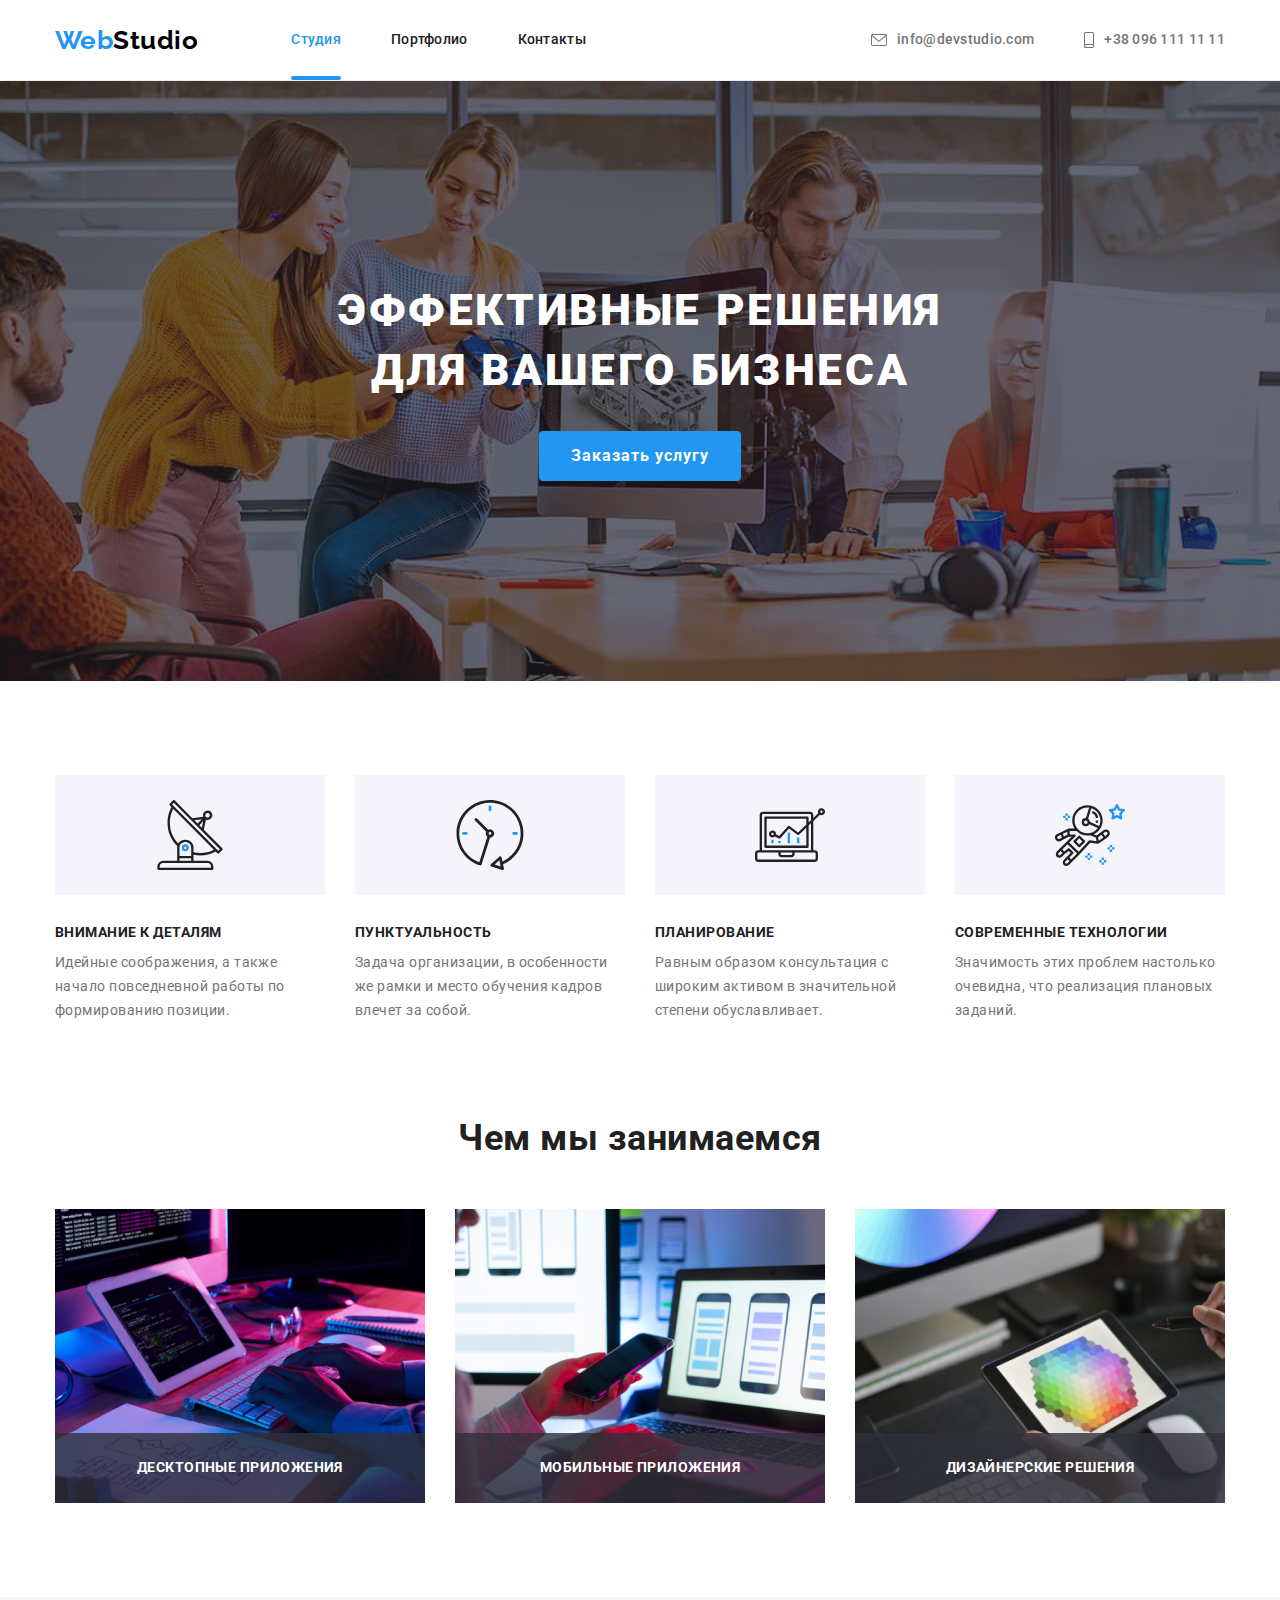
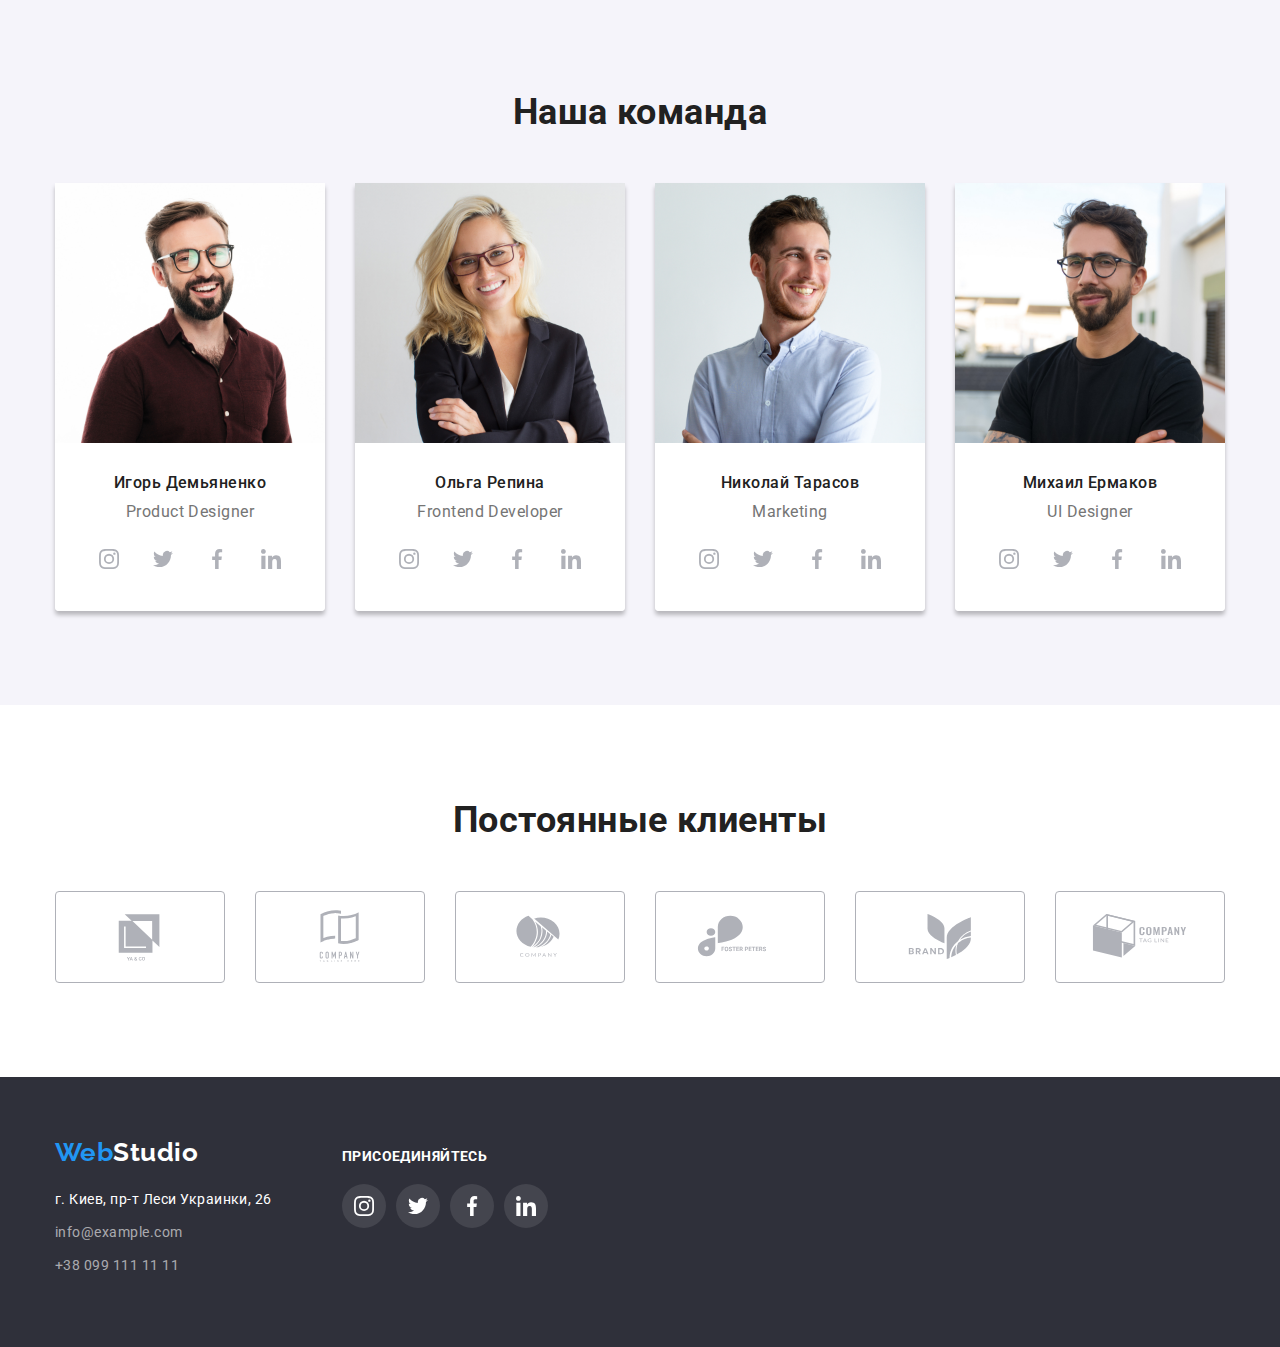
<file: index.html>
<!DOCTYPE html>
<html lang="en">

<head>
    <meta charset="UTF-8">
    <meta http-equiv="X-UA-Compatible" content="IE=edge">
    <meta name="viewport" content="width=device-width, initial-scale=1.0">
    <title>Студия</title>    
    <link href="https://fonts.googleapis.com/css2?family=Raleway:wght@700&family=Roboto:wght@400;500;700;900&display=swap"
        rel="stylesheet">
    <link rel="stylesheet" href="https://cdnjs.cloudflare.com/ajax/libs/modern-normalize/1.1.0/modern-normalize.min.css">
    <link rel="stylesheet" href="./css/styles.css">
</head>

<body>
    <!--Шапка-->
    <header class="header">
        <div class="container header-container">
            <nav class="nav-flex" >
            <a href="/" class="logo "><span class="logo-accent">Web</span>Studio</a>
             <ul class="site-nav list ">
                    <li class="item"><a href="./index.html" class="link current">Студия</a></li>
                    <li class="item"><a href="./portfolio.html" class="link">Портфолио</a></li>
                    <li class="item"><a href="" class="link">Контакты</a></li>
            </ul>
            </nav>
             <ul class="contacts list ">
                <li class="item"><a href="mailto:info@devstudio.com" class="link mail">
                    <svg class="envelope" width="16px" height="12px" >
                        <use href="./images/icons.svg#icon-envelope"></use>>
                    </svg>
                   <span>info@devstudio.com</span></a></li>
                <li class="item"><a href="tel:+380961111111" class="link tel">
                    <svg class="smartphone" width="10px" height="16px">
                        <use href="./images/icons.svg#icon-smartphone"></use>>
                    </svg>
                   <span>+38 096 111 11 11</span></a></li>
            </ul>
        </div>        
    </header>
    <main>
        <!--Герой-->
        <section class="hero overlay">
            <div class="container">
                <h1 class="hero-title">Эффективные решения<br> для вашего бизнеса</h1>
                <button type="button" class="button" data-modal-open>Заказать услугу</button>
            </div>            
        </section>
        <!--Преимущества-->
        <section class="section advantages-section">
            <div class="container">
                <h2 class="section-title visually-hidden">Преимущества</h2>
                <ul class="advantages list">
                    <li class="item">
                        <div class="box-advantages">
                            <svg  width="70px" height="70px">
                                <use href="./images/icons.svg#icon-antenna"></use>
                            </svg>
                        </div>                        
                        <h3 class="title">Внимание к деталям</h3>
                        <p class="text">Идейные соображения, а также начало повседневной работы по формированию позиции.</p>
                    </li>
                    <li class="item">
                        <div class="box-advantages">
                            <svg width="70px" height="70px">
                                <use href="./images/icons.svg#icon-clock"></use>
                            </svg>
                        </div>
                        <h3 class="title">Пунктуальность</h3>
                        <p class="text">Задача организации, в особенности же рамки и место обучения кадров влечет за собой.</p>
                    </li>
                    <li class="item">
                        <div class="box-advantages">
                            <svg width="70px" height="70px">
                                <use href="./images/icons.svg#icon-diagram"></use>
                            </svg>
                        </div>
                        <h3 class="title">Планирование</h3>
                        <p class="text">Равным образом консультация с широким активом в значительной степени обуславливает.</p>
                    </li>
                    <li class="item">
                        <div class="box-advantages">
                            <svg width="70px" height="70px">
                                <use href="./images/icons.svg#icon-astronaut"></use>
                            </svg>
                        </div>
                        <h3 class="title">Современные технологии</h3>
                        <p class="text">Значимость этих проблем настолько очевидна, что реализация плановых заданий.</p>
                    </li>
                </ul>
            </div>            
        </section>
        <!--Чем мы занимаемся-->
        <section class="section">
            <div class="container">
                <h2 class=" section-title">Чем мы занимаемся</h2>
                <ul class="whatwedo list">
                    <li class="item">
                        <div class="whatwedo-thumb">
                            <img src="./images/development.jpg" alt="Разработка" width="370" height="294">
                            <h3 class="whatwedo-text">Десктопные приложения</h3>
                        </div>                        
                    </li>
                    <li class="item">
                        <div class="whatwedo-thumb">
                            <img src="./images/optimization.jpg" alt="Оптимизация" width="370" height="294">
                            <h3 class="whatwedo-text">Мобильные приложения</h3>
                        </div>                        
                    </li>
                    <li class="item">
                        <div class="whatwedo-thumb">
                            <img src="./images/design.jpg" alt="Дизайн" width="370" height="294">
                            <h3 class="whatwedo-text">Дизайнерские решения</h3>
                        </div>                        
                    </li>
                </ul>
            </div>            
        </section>
        <!--Наша команда-->
        <section class="section ourteam">
            <div class="container">
                <h2 class="section-title">Наша команда</h2>
                <ul class="team list">
                    <li class="item">
                        <img class="image" src="./images/productdesigner.jpg" alt="Игорь Демьяненко" width="270" height="260">
                        <div class="team-description">
                            <h3 class="team-title">Игорь Демьяненко</h3>
                            <p class="text">Product Designer</p>
                            <ul class="team-tumb list">
                                <li class="icon">
                                    <a href="" class="social">
                                        <svg class="instagram" width="20px" height="20px">
                                            <use href="./images/icons.svg#icon-instagram"></use>
                                        </svg>
                                    </a>                                    
                                </li>
                                <li class="icon">
                                    <a href="" class="social">
                                        <svg class="twitter" width="20px" height="20px">
                                            <use href="./images/icons.svg#icon-twitter"></use>
                                        </svg>
                                    </a>
                                </li>
                                <li class="icon">
                                    <a href="" class="social">
                                        <svg class="facebook" width="20px" height="20px">
                                            <use href="./images/icons.svg#icon-facebook"></use>
                                        </svg>
                                    </a>
                                </li>
                                <li class="icon">
                                    <a href="" class="social">
                                        <svg class="linkedin" width="20px" height="20px">
                                            <use href="./images/icons.svg#icon-linkedin"></use>
                                        </svg>
                                    </a>
                                </li>
                            </ul>
                        </div>                        
                    </li>
                    <li class="item">
                        <img class="image" src="./images/frontenddeveloper.jpg" alt="Ольга Репина" width="270" height="260">
                        <div class="team-description">
                            <h3 class="team-title">Ольга Репина</h3>
                            <p class="text">Frontend Developer</p>
                            <ul class="team-tumb list">
                                <li class="icon">
                                    <a href="" class="social">
                                        <svg class="instagram" width="20px" height="20px">
                                            <use href="./images/icons.svg#icon-instagram"></use>
                                        </svg>
                                    </a>
                                </li>
                                <li class="icon">
                                    <a href="" class="social">
                                        <svg class="twitter" width="20px" height="20px">
                                            <use href="./images/icons.svg#icon-twitter"></use>
                                        </svg>
                                    </a>
                                </li>
                                <li class="icon">
                                    <a href="" class="social">
                                        <svg class="facebook" width="20px" height="20px">
                                            <use href="./images/icons.svg#icon-facebook"></use>
                                        </svg>
                                    </a>
                                </li>
                                <li class="icon">
                                    <a href="" class="social">
                                        <svg class="linkedin" width="20px" height="20px">
                                            <use href="./images/icons.svg#icon-linkedin"></use>
                                        </svg>
                                    </a>
                                </li>
                            </ul>
                        </div>                        
                    </li>
                    <li class="item">
                        <img class="image" src="./images/marketing.jpg" alt="Николай Тарасов" width="270" height="260">
                        <div class="team-description">
                            <h3 class="team-title">Николай Тарасов</h3>
                            <p class="text">Marketing</p>
                            <ul class="team-tumb list">
                                <li class="icon">
                                    <a href="" class="social">
                                        <svg class="instagram" width="20px" height="20px">
                                            <use href="./images/icons.svg#icon-instagram"></use>
                                        </svg>
                                    </a>
                                </li>
                                <li class="icon">
                                    <a href="" class="social">
                                        <svg class="twitter" width="20px" height="20px">
                                            <use href="./images/icons.svg#icon-twitter"></use>
                                        </svg>
                                    </a>
                                </li>
                                <li class="icon">
                                    <a href="" class="social">
                                        <svg class="facebook" width="20px" height="20px">
                                            <use href="./images/icons.svg#icon-facebook"></use>
                                        </svg>
                                    </a>
                                </li>
                                <li class="icon">
                                    <a href="" class="social">
                                        <svg class="linkedin" width="20px" height="20px">
                                            <use href="./images/icons.svg#icon-linkedin"></use>
                                        </svg>
                                    </a>
                                </li>
                            </ul>
                        </div>                        
                    </li>
                    <li class="item">
                        <img class="image" src="./images/uidesigner.jpg" alt="Михаил Ермаков" width="270" height="260">
                        <div class="team-description">
                            <h3 class="team-title">Михаил Ермаков</h3>
                            <p class="text">UI Designer</p>
                            <ul class="team-tumb list">
                                <li class="icon">
                                    <a href="" class="social">
                                        <svg class="instagram" width="20px" height="20px">
                                            <use href="./images/icons.svg#icon-instagram"></use>
                                        </svg>
                                    </a>
                                </li>
                                <li class="icon">
                                    <a href="" class="social">
                                        <svg class="twitter" width="20px" height="20px">
                                            <use href="./images/icons.svg#icon-twitter"></use>
                                        </svg>
                                    </a>
                                </li>
                                <li class="icon">
                                    <a href="" class="social">
                                        <svg class="facebook" width="20px" height="20px">
                                            <use href="./images/icons.svg#icon-facebook"></use>
                                        </svg>
                                    </a>
                                </li>
                                <li class="icon">
                                    <a href="" class="social">
                                        <svg class="linkedin" width="20px" height="20px">
                                            <use href="./images/icons.svg#icon-linkedin"></use>
                                        </svg>
                                    </a>
                                </li>
                            </ul>
                        </div>                        
                    </li>
                </ul>
            </div>            
        </section>
        <!--Постоянные клиенты-->
        <section class="section">
            <div class="container">
                <h2 class="section-title">Постоянные клиенты</h2>
                <ul class="clients list">
                    <li class="item"><a href="">
                        <svg class="yaco" width="106px" height="60px">
                            <use href="./images/icons.svg#icon-yaco"></use>
                        </svg>
                    </a></li>
                    <li class="item"><a href="">
                            <svg class="here" width="106px" height="60px">
                                <use href="./images/icons.svg#icon-here"></use>
                            </svg>
                        </a></li>
                    <li class="item"><a href="">
                            <svg class="company" width="106px" height="60px">
                                <use href="./images/icons.svg#icon-company"></use>
                            </svg>
                        </a></li>
                    <li class="item"><a href="">
                            <svg class="foster" width="106px" height="60px">
                                <use href="./images/icons.svg#icon-foster"></use>
                            </svg>
                        </a></li>
                    <li class="item"><a href="">
                            <svg class="brand" width="106px" height="60px">
                                <use href="./images/icons.svg#icon-brand"></use>
                            </svg>
                        </a></li>
                    <li class="item"><a href="">
                            <svg class="tagline" width="106px" height="60px">
                                <use href="./images/icons.svg#icon-tagline"></use>
                            </svg>
                        </a></li>
                </ul>
            </div>            
        </section>        
    </main>
    <!--Подвал-->
    <footer class="footer">
        <div class="container">
            <div class="footer-box">
                <a href="/" class="footer-logo"><span class="logo-accent">Web</span>Studio</a>
                <address>
                    <ul class="footer-address list">
                        <li><a href="" class="link">г. Киев, пр-т Леси Украинки, 26</a></li>
                        <li><a href="mailto:info@example.com" class="contacts-link">info@example.com</a></li>
                        <li><a href="tel:+380991111111" class="contacts-link">+38 099 111 11 11</a></li>
                    </ul>
                </address>
            </div>            
            <div class="invite">
                <h2 class="invite-title">присоединяйтесь</h2>
                <ul class="team-tumb list">
                    <li class="icon">
                        <a href="" class="social">
                            <svg class="instagram" width="20px" height="20px">
                                <use href="./images/icons.svg#icon-instagram"></use>
                            </svg>
                        </a>
                    </li>
                    <li class="icon">
                        <a href="" class="social">
                            <svg class="twitter" width="20px" height="20px">
                                <use href="./images/icons.svg#icon-twitter"></use>
                            </svg>
                        </a>
                    </li>
                    <li class="icon">
                        <a href="" class="social">
                            <svg class="facebook" width="20px" height="20px">
                                <use href="./images/icons.svg#icon-facebook"></use>
                            </svg>
                        </a>
                    </li>
                    <li class="icon">
                        <a href="" class="social">
                            <svg class="linkedin" width="20px" height="20px">
                                <use href="./images/icons.svg#icon-linkedin"></use>
                            </svg>
                        </a>
                    </li>
                </ul>
            </div>            
        </div>        
    </footer>
    <div class="backdrop is-hidden" data-modal>
        <div class="modal">
            <button class="modal-button" data-modal-close>&#10006;</button>
        </div>
    </div>
    <script src="./js/modal.js"></script>
</body>

</html>
</file>
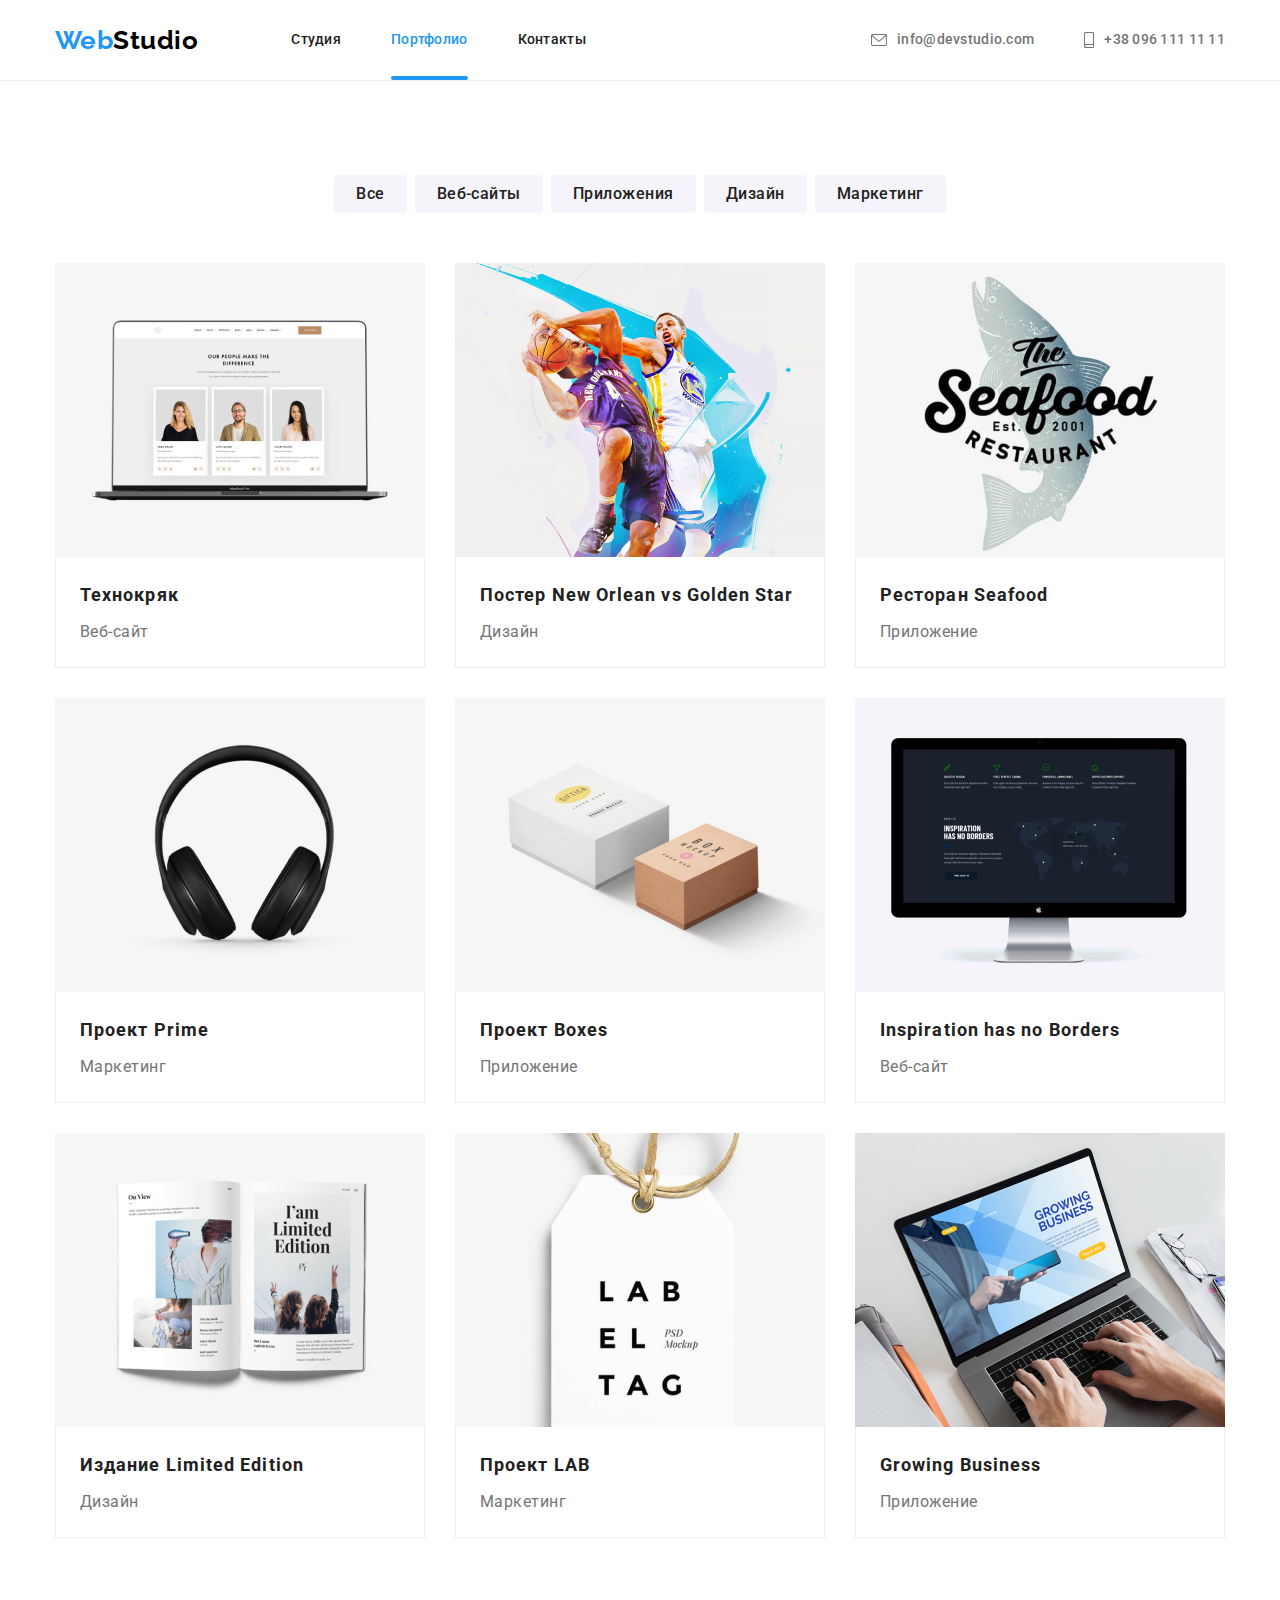
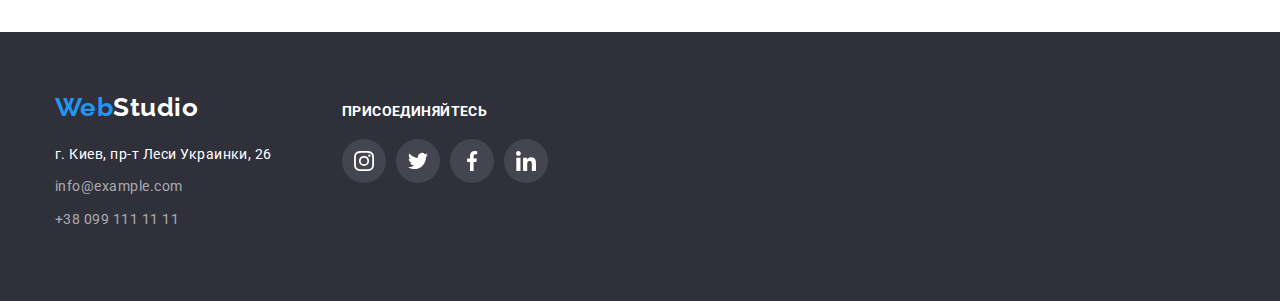
<file: portfolio.html>
<!DOCTYPE html>
<html lang="en">

<head>
    <meta charset="UTF-8">
    <meta http-equiv="X-UA-Compatible" content="IE=edge">
    <meta name="viewport" content="width=device-width, initial-scale=1.0">
    <title>Портфолио</title>
    <link href="https://fonts.googleapis.com/css2?family=Raleway:wght@700&family=Roboto:wght@400;500;700;900&display=swap"
        rel="stylesheet">
    <link rel="stylesheet" href="https://cdnjs.cloudflare.com/ajax/libs/modern-normalize/1.1.0/modern-normalize.min.css">
    <link rel="stylesheet" href="./css/styles.css">
</head>

<body>
    <!--Шапка-->
    <header class="header">
        <div class="container header-container">  
            <nav class="nav-flex">
                <a href="/" class="logo"><span class="logo-accent">Web</span>Studio</a>
                <ul class="site-nav list">
                    <li class="item"><a href="./index.html" class="link ">Студия</a></li>
                    <li class="item"><a href="./portfolio.html" class="link current">Портфолио</a></li>
                    <li class="item"><a href="" class="link">Контакты</a></li>
                </ul> 
            </nav>               
            <ul class="contacts list ">
                <li class="item"><a href="mailto:info@devstudio.com" class="link mail">
                        <svg class="envelope" width="16px" height="12px">
                            <use href="./images/icons.svg#icon-envelope"></use>>
                        </svg>
                        <span>info@devstudio.com</span></a></li>
                <li class="item"><a href="tel:+380961111111" class="link tel">
                        <svg class="smartphone" width="10px" height="16px">
                            <use href="./images/icons.svg#icon-smartphone"></use>>
                        </svg>
                        <span>+38 096 111 11 11</span></a></li>
            </ul>
        </div>        
    </header>
    <main>
        <!--Фильтр-->
        <section class="section">
            <div class="container">
                <h1 class="section-title visually-hidden">Примеры работ</h1>
                <ul class="filter list">
                    <li class="item"><button type="button" class="button">Все</button></li>
                    <li class="item"><button type="button" class="button">Веб-сайты</button></li>
                    <li class="item"><button type="button" class="button">Приложения</button></li>
                    <li class="item"><button type="button" class="button">Дизайн</button></li>
                    <li class="item"><button type="button" class="button">Маркетинг</button></li>
                </ul>
                <!--Работы-->
                <ul class="portfolio list">
                    <li class="item">
                        <a href="" class="card-hover link ">
                            <div class="card-thumb">
                                <img class="card-img" src="./images/technokryak.jpg" alt="Технокряк" width="370" height="294">
                                <div class="card-overlay">
                                    <p class="card-text">Технокряк это современная площадка распространения коронавируса. Компании используют эту платформу
                                        для цифрового
                                        шпионажа и атак на защищённые сервера конкурентов.
                                    </p>
                                </div>                                
                            </div>                            
                            <div class="card-border">
                                <h2 class="title">Технокряк</h2>
                                <p class="text">Веб-сайт</p>
                            </div>
                        </a>
                    </li>
                    <li class="item">
                        <a href="" class="card-hover link">
                            <div class="card-thumb">
                                <img class="card-img" src="./images/neworleanvsgoldenstarposter.jpg" alt="Постер New Orlean vs Golden Star" width="370"
                                    height="294">
                                <div class="card-overlay">
                                <p class="card-text">Технокряк это современная площадка распространения коронавируса. Компании используют эту платформу
                                    для цифрового
                                    шпионажа и атак на защищённые сервера конкурентов.
                                </p>
                                </div>
                            </div>                            
                            <div class="card-border">
                                <h2 class="title">Постер New Orlean vs Golden Star</h2>
                                <p class="text">Дизайн</p>
                            </div>
                        </a>
                    </li>
                    <li class="item">
                        <a href="" class="card-hover link">
                            <div class="card-thumb">
                                <img class="card-img" src="./images/seafoodrestaurant.jpg" alt="Ресторан Seafood" width="370" height="294">
                                <div class="card-overlay">
                                    <p class="card-text">Технокряк это современная площадка распространения коронавируса. Компании используют эту платформу
                                        для цифрового
                                        шпионажа и атак на защищённые сервера конкурентов.
                                    </p>
                                </div>                                
                            </div>                            
                            <div class="card-border">
                                <h2 class="title">Ресторан Seafood</h2>
                                <p class="text">Приложение</p>
                            </div>
                        </a>
                    </li>
                    <li class="item">
                        <a href="" class="card-hover link">
                            <div class="card-thumb">
                                <img class="card-img" src="./images/primeproject.jpg" alt="Проект Prime" width="370" height="294">
                                <div class="card-overlay">
                                    <p class="card-text">Технокряк это современная площадка распространения коронавируса. Компании используют эту платформу
                                    для цифрового
                                    шпионажа и атак на защищённые сервера конкурентов.
                                </p>
                            </div>                                
                            </div>                            
                            <div class="card-border">
                                <h2 class="title">Проект Prime</h2>
                                <p class="text">Маркетинг</p>
                            </div>
                        </a>
                    </li>
                    <li class="item">
                        <a href="" class="card-hover link">
                            <div class="card-thumb">
                                <img class="card-img" src="./images/boxesproject.jpg" alt="Проект Boxes" width="370" height="294">
                                <div class="card-overlay">
                                    <p class="card-text">Технокряк это современная площадка распространения коронавируса. Компании используют эту платформу
                                        для цифрового
                                        шпионажа и атак на защищённые сервера конкурентов.
                                    </p>
                                </div>                                
                            </div>                            
                            <div class="card-border">
                                <h2 class="title">Проект Boxes</h2>
                                <p class="text">Приложение</p>
                            </div>
                        </a>
                    </li>
                    <li class="item">
                        <a href="" class="card-hover link">
                            <div class="card-thumb">
                                <img class="card-img" src="./images/inspirationhasnoborders.jpg" alt="Inspiration has no Borders" width="370"
                                    height="294">
                                    <div class="card-overlay">
                                        <p class="card-text">Технокряк это современная площадка распространения коронавируса. Компании используют эту платформу
                                            для цифрового
                                            шпионажа и атак на защищённые сервера конкурентов.
                                        </p>
                                    </div>                                
                            </div>                            
                            <div class="card-border">
                                <h2 class="title">Inspiration has no Borders</h2>
                                <p class="text">Веб-сайт</p>
                            </div>
                        </a>
                    </li>
                    <li class="item">
                        <a href="" class="card-hover link">
                            <div class="card-thumb">
                                <img class="card-img" src="./images/limitededition.jpg" alt="Издание Limited Edition" width="370" height="294">
                                <div class="card-overlay">
                                    <p class="card-text">Технокряк это современная площадка распространения коронавируса. Компании используют эту платформу
                                        для цифрового
                                        шпионажа и атак на защищённые сервера конкурентов.
                                    </p>
                                </div>                                
                            </div>                            
                            <div class="card-border">
                                <h2 class="title">Издание Limited Edition</h2>
                                <p class="text">Дизайн</p>
                            </div>
                        </a>
                    </li>
                    <li class="item">
                        <a href="" class="card-hover link">
                            <div class="card-thumb">
                                <img class="card-img" src="./images/labproject.jpg" alt="Проект LAB" width="370" height="294">
                                <div class="card-overlay">
                                    <p class="card-text">Технокряк это современная площадка распространения коронавируса. Компании используют эту платформу
                                        для цифрового
                                        шпионажа и атак на защищённые сервера конкурентов.
                                    </p>
                                </div>                                
                            </div>                            
                            <div class="card-border">
                                <h2 class="title">Проект LAB</h2>
                                <p class="text">Маркетинг</p>
                            </div>
                        </a>
                    </li>
                    <li class="item">
                        <a href="" class="card-hover link">
                            <div class="card-thumb">
                                <img class="card-img" src="./images/growingbusiness.jpg" alt="Growing Business" width="370" height="294">
                                <div class="card-overlay">
                                    <p class="card-text">Технокряк это современная площадка распространения коронавируса. Компании используют эту платформу
                                        для цифрового
                                        шпионажа и атак на защищённые сервера конкурентов.
                                    </p>
                                </div>                                
                            </div>                            
                            <div class="card-border">
                                <h2 class="title">Growing Business</h2>
                                <p class="text">Приложение</p>
                            </div>
                        </a>
                    </li>
                </ul>
            </div>            
        </section>
    </main>
    <footer class="footer">
        <div class="container">
            <div class="footer-box">
                <a href="/" class="footer-logo"><span class="logo-accent">Web</span>Studio</a>
                <address>
                    <ul class="footer-address list">
                        <li><a href="" class="link">г. Киев, пр-т Леси Украинки, 26</a></li>
                        <li><a href="mailto:info@example.com" class="contacts-link">info@example.com</a></li>
                        <li><a href="tel:+380991111111" class="contacts-link">+38 099 111 11 11</a></li>
                    </ul>
                </address>
            </div>
            <div class="invite">
                <h2 class="invite-title">присоединяйтесь</h2>
                <ul class="team-tumb list">
                    <li class="icon">
                        <a href="" class="social">
                            <svg class="instagram" width="20px" height="20px">
                                <use href="./images/icons.svg#icon-instagram"></use>
                            </svg>
                        </a>
                    </li>
                    <li class="icon">
                        <a href="" class="social">
                            <svg class="twitter" width="20px" height="20px">
                                <use href="./images/icons.svg#icon-twitter"></use>
                            </svg>
                        </a>
                    </li>
                    <li class="icon">
                        <a href="" class="social">
                            <svg class="facebook" width="20px" height="20px">
                                <use href="./images/icons.svg#icon-facebook"></use>
                            </svg>
                        </a>
                    </li>
                    <li class="icon">
                        <a href="" class="social">
                            <svg class="linkedin" width="20px" height="20px">
                                <use href="./images/icons.svg#icon-linkedin"></use>
                            </svg>
                        </a>
                    </li>
                </ul>
            </div>
        </div>
    </footer>
</body>

</html>
</file>
<file: css/styles.css>
body {
  background-color: var(--primery-white-color);
  color: var(--primery-text-color);
  font-family: Roboto, sans-serif;
  letter-spacing: 0.03em;
}

:root {
  --primery-text-color: #757575;
  --heading-text-color: #212121;
  --accent-color: #2196f3;
  --primery-white-color: #ffffff;
  --icon-color: #AFB1B8;
}
h1, h2, h3, h4, h5, h6, p{
  margin: 0;
}
img{
  display: block;
  max-width: 100%;
}

/*Спрятать заголовки*/
.visually-hidden {
  position: absolute;
  clip: rect(0 0 0 0);
  width: 1px;
  height: 1px;
  margin: -1px;
}

.list {
  list-style: none;
  padding: 0;
  margin: 0;
}

.container {
  width: 1200px;
  padding: 0 15px;
  margin: 0 auto;
}
/*Шапка*/
.header{
 border-bottom: 1px solid #ECECEC;
}
.header-container {
  display: flex;
  align-items: center; 
}
.nav-flex {
  display: flex;
  align-items: center;
}
.logo {
  color: #000000;
  font-family: Raleway, sans-serif;
  font-weight: 700;
  font-size: 26px;
  line-height: 1.19;
  text-decoration: none;
}
.logo-accent {
  color: var(--accent-color);
}
.site-nav {
  display: flex;
  margin-left: 93px;
}
.site-nav .item + .item {
  margin-left: 50px;
}
.site-nav .link {
  display: block;
  padding-top: 32px;
  padding-bottom: 32px;

  color: var(--heading-text-color);
  font-weight: 500;
  font-size: 14px;
  line-height: 1.14;
  letter-spacing: 0.02em;
  text-decoration: none;
  transition-property: color;
  transition-duration: 250ms;
  transition-timing-function: cubic-bezier(0.4, 0, 0.2, 1);
}
.site-nav .link:hover,
.site-nav .link:focus {
  color: var(--accent-color);
}
.site-nav .link.current {
  position: relative;
  color: var(--accent-color);
}
.site-nav .link.current::after{
  position: absolute;
  left: 0;
  bottom: 0;
  content: "";
  display: block;
  width: 100%;
  height: 4px;
  border-radius: 2px;
  background-color: var(--accent-color);
}
.contacts {
  display: flex;
  margin-left: auto;
}
.contacts .item + .item {
  margin-left: 50px;
}
.contacts .link {
  color: var(--primery-text-color);
  font-weight: 500;
  font-size: 14px;
  line-height: 1.14;
  letter-spacing: 0.02em;
  text-decoration: none;
  transition-property: color;
  transition-duration: 250ms;
  transition-timing-function: cubic-bezier(0.4, 0, 0.2, 1);
}
.contacts .link:hover,
.contacts .link:focus {
  color: var(--accent-color);
}
.mail{
  display: flex;
  align-items: center;
 
}
.tel {
  display: flex;
  align-items: center;
  
}
.envelope{
  margin-right: 10px;
  fill: currentColor;
}

.smartphone{  
  margin-right: 10px;
  fill: currentColor;
}

/*Main*/
/*Герой*/
.hero {
  background-color: #C4C4C4;
  text-align: center;
}
.hero .container{
  padding-top: 200px;
  padding-bottom: 200px;
}
.hero-title {
  margin-top: 0;
  margin-bottom: 30px;
  color: var(--primery-white-color);
  font-weight: 900;
  font-size: 44px;
  line-height: 1.36;
  letter-spacing: 0.06em;
  text-transform: uppercase;
}
.button {
  border-radius: 4px;
  border-style: none;
  padding-top: 10px;
  padding-right: 32px;
  padding-bottom: 10px;
  padding-left: 32px;
  color: var(--primery-white-color);
  background-color: var(--accent-color);
  font-family: inherit;
  font-weight: 700;
  font-size: 16px;
  line-height: 1.87;
  letter-spacing: 0.06em;
}
.overlay{
  min-height: 600px;
  max-width: 1600px;
  margin-left: auto;
  margin-right: auto;
  background-image: linear-gradient(to right, rgba(47, 48, 58, 0.4), rgba(47, 48, 58, 0.4)),
   url(../images/hero.jpg);
  background-repeat: no-repeat;
  background-position: center;
  background-size: cover;
}

/*section*/
.section {
  padding-top: 94px;
  padding-bottom: 94px;
}
.section-title {
  margin-top: 0;
  margin-bottom: 50px;
  color: var(--heading-text-color);
  font-weight: 700;
  font-size: 36px;
  line-height: 1.17;
  text-align: center;
}
/*Преимущества*/
.advantages-section {
  padding-bottom: 0;
}
.advantages {
  display: flex;
  flex-wrap: wrap;
}
.advantages .item {
  width: 270px;
}
.advantages .item + .item {
  margin-left: 30px;
}

.advantages .title {
  margin-top: 0;
  margin-bottom: 10px;
  color: var(--heading-text-color);
  font-weight: 700;
  font-size: 14px;
  line-height: 1.14;
  text-transform: uppercase;
}
.advantages .text {
  margin-top: 0;
  font-weight: 400;
  font-size: 14px;
  line-height: 1.71;
}
.box-advantages {
  display: flex;
  align-items: center;
  justify-content: center;
  width: 270px;
  height: 120px;
  background-color: #F5F4FA ;
  margin-bottom: 30px;
}


/*Чем мы занимаемся?*/
.whatwedo {
  display: flex;
  flex-wrap: wrap;
}
.whatwedo .item {
  width: 370px;
}
.whatwedo .item + .item {
  margin-left: 30px;
}
.whatwedo-thumb::before{
  content: "";
  position: absolute;
  width: 100%;
  height: 70px;
  bottom: 0;
  left: 0;
  background-color: rgba(47, 48, 58, 0.8);
}
.whatwedo-thumb{

  position: relative;
}
.whatwedo-text{   

font-weight: 700;
font-size: 14px;
line-height: 1.14;
text-align: center;
letter-spacing: 0.03em;
text-transform: uppercase;

color: var(--primery-white-color);

  position: absolute;
  bottom: 0;
  
  width: 100%;
  padding-bottom: 27px;
 
}

/*Наша команда*/
.ourteam {
  background-color: #f5f4fa;
}
.team {
  display: flex;
  flex-wrap: wrap;
}
.team .item {
  width: 270px;
  box-shadow: 0px 4px 4px 0px rgba(0, 0, 0, 0.25);
  border-radius: 0 0 4px 4px;
}
.team .item + .item{
  margin-left: 30px;
}
}
.team .image {
  margin-top: 0;
  margin-bottom: 0;
}
.team-description{
  padding-top: 30px;
  padding-bottom: 30px;
  background-color: var(--primery-white-color);
  border-radius: 0 0 4px 4px;
}

.team-title {
  text-align: center;
  margin-top: 0;
  margin-bottom: 10px;
  color: var(--heading-text-color);
  font-weight: 500;
  font-size: 16px;
  line-height: 1.19;
}
.team .text {
  text-align: center;
  margin-top: 0;
  margin-bottom: 16px;
  font-weight: 400;
  font-size: 16px;
  line-height: 1.19;
}
.team-tumb{
  display: flex;
  align-items: center;
  justify-content: center;
}
.social{
  margin: 0;
  padding: 0;
  display: flex;
  align-items: center;
  justify-content: center;
  width: 44px;
  height: 44px;
  border-radius: 50%;
  color: var(--icon-color);
  transition-property: color, background-color ;
  transition-duration: 250ms;
  transition-timing-function: cubic-bezier(0.4, 0, 0.2, 1);  
}
.team-tumb .icon + .icon{
  margin-left: 10px;
}
.social:hover,
.social:focus{
  color: var(--primery-white-color); 
  background-color: var(--accent-color);
}
.invite .social {
  color: var(--primery-white-color);
  background-color: rgba(255, 255, 255, 0.1);
  transition-property: background-color;
  transition-duration: 250ms;
  transition-timing-function: cubic-bezier(0.4, 0, 0.2, 1);
}
.invite .social:hover,
.invite .social:focus{
  background-color: var(--accent-color);
}

.instagram{
  fill: currentColor;
}
.twitter{
  fill: currentColor;
}
.facebook{
  fill: currentColor;
}
.linkedin{
  fill: currentColor;
}

/*Постоянные клиенты*/

.clients{
display: flex;
justify-content: space-between;
}
.clients .item a{
  display: flex;
  align-items: center;
  justify-content: center;
  width: 170px;
  height: 92px;
  color: var(--icon-color);
  border: solid 1px var(--icon-color);
  border-radius: 4px;
  transition-property: color, border-color;
  transition-duration: 250ms;
  transition-timing-function: cubic-bezier(0.4, 0, 0.2, 1);
}
.clients .item a:hover,
.clients .item a:focus{
  color: var(--accent-color);
  border-color: var(--accent-color);
}
.yaco {
  fill: currentColor;
}
.here{
  fill: currentColor;
}
.company{
  fill: currentColor;
}
.foster{
  fill: currentColor;
}
.brand{
  fill: currentColor;
}
.tagline{
  fill: currentColor;
}

/*Footer*/
.footer {
  padding-top: 60px;
  padding-bottom: 60px;
  background-color: #2f303a;
}
.footer .container{
  display: flex;
  align-items: baseline;
}
.footer-logo {
  display: inline-block;
  margin-top: 0;
  margin-bottom: 20px;
  color: var(--primery-white-color);
  font-family: Raleway, sans-serif;
  font-weight: 700;
  font-size: 26px;
  line-height: 1.19;
  text-decoration: none;
}
.footer-address .link {
  display: inline-block;
  margin-top: 0;
  margin-bottom: 9px;
  color: var(--primery-white-color);
  font-style: normal;
  font-weight: 400;
  font-size: 14px;
  line-height: 1.71;
  text-decoration: none;
}
.footer-address .contacts-link {
  display: inline-block;
  margin-top: 0;
  margin-bottom: 9px;
  color: rgba(255, 255, 255, 0.6);
  font-style: normal;
  font-weight: 400;
  font-size: 14px;
  line-height: 1.71;
  text-decoration: none;
}
.invite{
  margin-left: 70px;
}
.invite-title{
font-family: Roboto;
font-style: normal;
font-weight: 700;
font-size: 14px;
line-height: 16px;
letter-spacing: 0.03em;
text-transform: uppercase;
color: var(--primery-white-color);
margin-bottom: 20px;
}
/*Portfolio*/

.filter {
  display: flex;
  justify-content: center;
  margin-bottom: 50px;
}

.filter .item + .item {
  margin-left: 8px;
}

.filter .button {
  border-radius: 4px;
  border-style: none;
  padding-top: 6px;
  padding-right: 22px;
  padding-bottom: 6px;
  padding-left: 22px;
  color: var(--heading-text-color);
  background-color: #f5f4fa;
  font-family: inherit;
  font-weight: 500;
  font-size: 16px;
  line-height: 1.62;
  letter-spacing: inherit;
  transition-property: background-color, color, box-shadow;
  transition-duration: 250ms;
  transition-timing-function: cubic-bezier(0.4, 0, 0.2, 1);
}

.filter .button:hover,
.filter .button:focus {
  color: var(--primery-white-color);
  background-color: var(--accent-color);
  box-shadow: 0px 4px 4px 0px rgba(0, 0, 0, 0.25);
}

/*Работы*/

.portfolio {
  display: flex;
  flex-wrap: wrap;
}
.portfolio .item {
  width: 370px;
  margin-right: 30px;
  margin-bottom: 30px;
  
}

.card-hover{
  display: block;
  transition-property: box-shadow;
  transition-duration: 250ms;
  transition-timing-function: cubic-bezier(0.4, 0, 0.2, 1); 
}
.card-hover:hover,
.card-hover:focus{
   box-shadow: 0px 4px 4px 0px rgba(0, 0, 0, 0.25);
}

.portfolio .item:nth-child(3n) {
  margin-right: 0;
}
.portfolio .item:nth-last-child(-n + 3) {
  margin-bottom: 0;
}
.portfolio .title {  
  margin-bottom: 4px;
  color: var(--heading-text-color);
  font-weight: 700;
  font-size: 18px;
  line-height: 2;
  letter-spacing: 0.06em;
}
.portfolio .link {
  text-decoration: none;
}
.portfolio .text {  
  color: var(--primery-text-color);
  font-weight: 400;
  font-size: 16px;
  line-height: 1.87;
}
.card-img{
  display: block;
  margin: 0;
}
.card-border{
  padding-top: 20px;
  padding-right: 24px;
  padding-bottom: 20px;
  padding-left: 24px;
  border-right: solid 1px #EEEEEE;
  border-bottom: solid 1px #EEEEEE;
  border-left: solid 1px #EEEEEE;
}
.card-thumb{
  position: relative;
  overflow: hidden;
}

.card-overlay {
  position: absolute;
  top: 0;
  left: 0;
  width: 100%;
  height: 100%;
  background-color: rgba(33, 150, 243, 0.9);  

  transform: translateY(100%);
  transition: transform 250ms cubic-bezier(0.4, 0, 0.2, 1);
}


.card-text{
  position: absolute;
  top: 0;  
  left: 0;

  padding-left: 24px;
  padding-right: 24px;
  padding-top: 64px;
  padding-bottom: 64px;

font-weight: 400;
font-size: 18px;
line-height: 1.56;
letter-spacing: 0.03em;
color: var(--primery-white-color);

}


.card-hover:hover .card-overlay{
transform: translateY(0);

} 

.backdrop{
  position: fixed;
  top: 0;
  left: 0;
  width: 100%;
  height: 100%;

  opacity: 1;
  transition: opacity 250ms cubic-bezier(0.4, 0, 0.2, 1);

  background-color: rgba(0, 0, 0, 0.2);
}

.backdrop.is-hidden{
  opacity: 0;
  pointer-events: none;
  
}

.backdrop.is-hidden .modal{
transform: translate(-50%, -50%) scale(0.5);
}

.modal{
  position: absolute;
  top: 50%;
  left: 50%;
  transform: translate(-50%, -50%) scale(1);
  transition: transform 250ms cubic-bezier(0.4, 0, 0.2, 1);

  width: 528px;
  height: 581px;

  background-color: var(--primery-white-color);


  
}

.modal-button{
  position: absolute;
  top: 8px;
  right: 8px;
  width: 30px;
  height: 30px;

  border: 1px solid rgba(0, 0, 0, 0.1);
  border-radius: 50%;  

  background-color: var(--primery-white-color);
}
</file>
